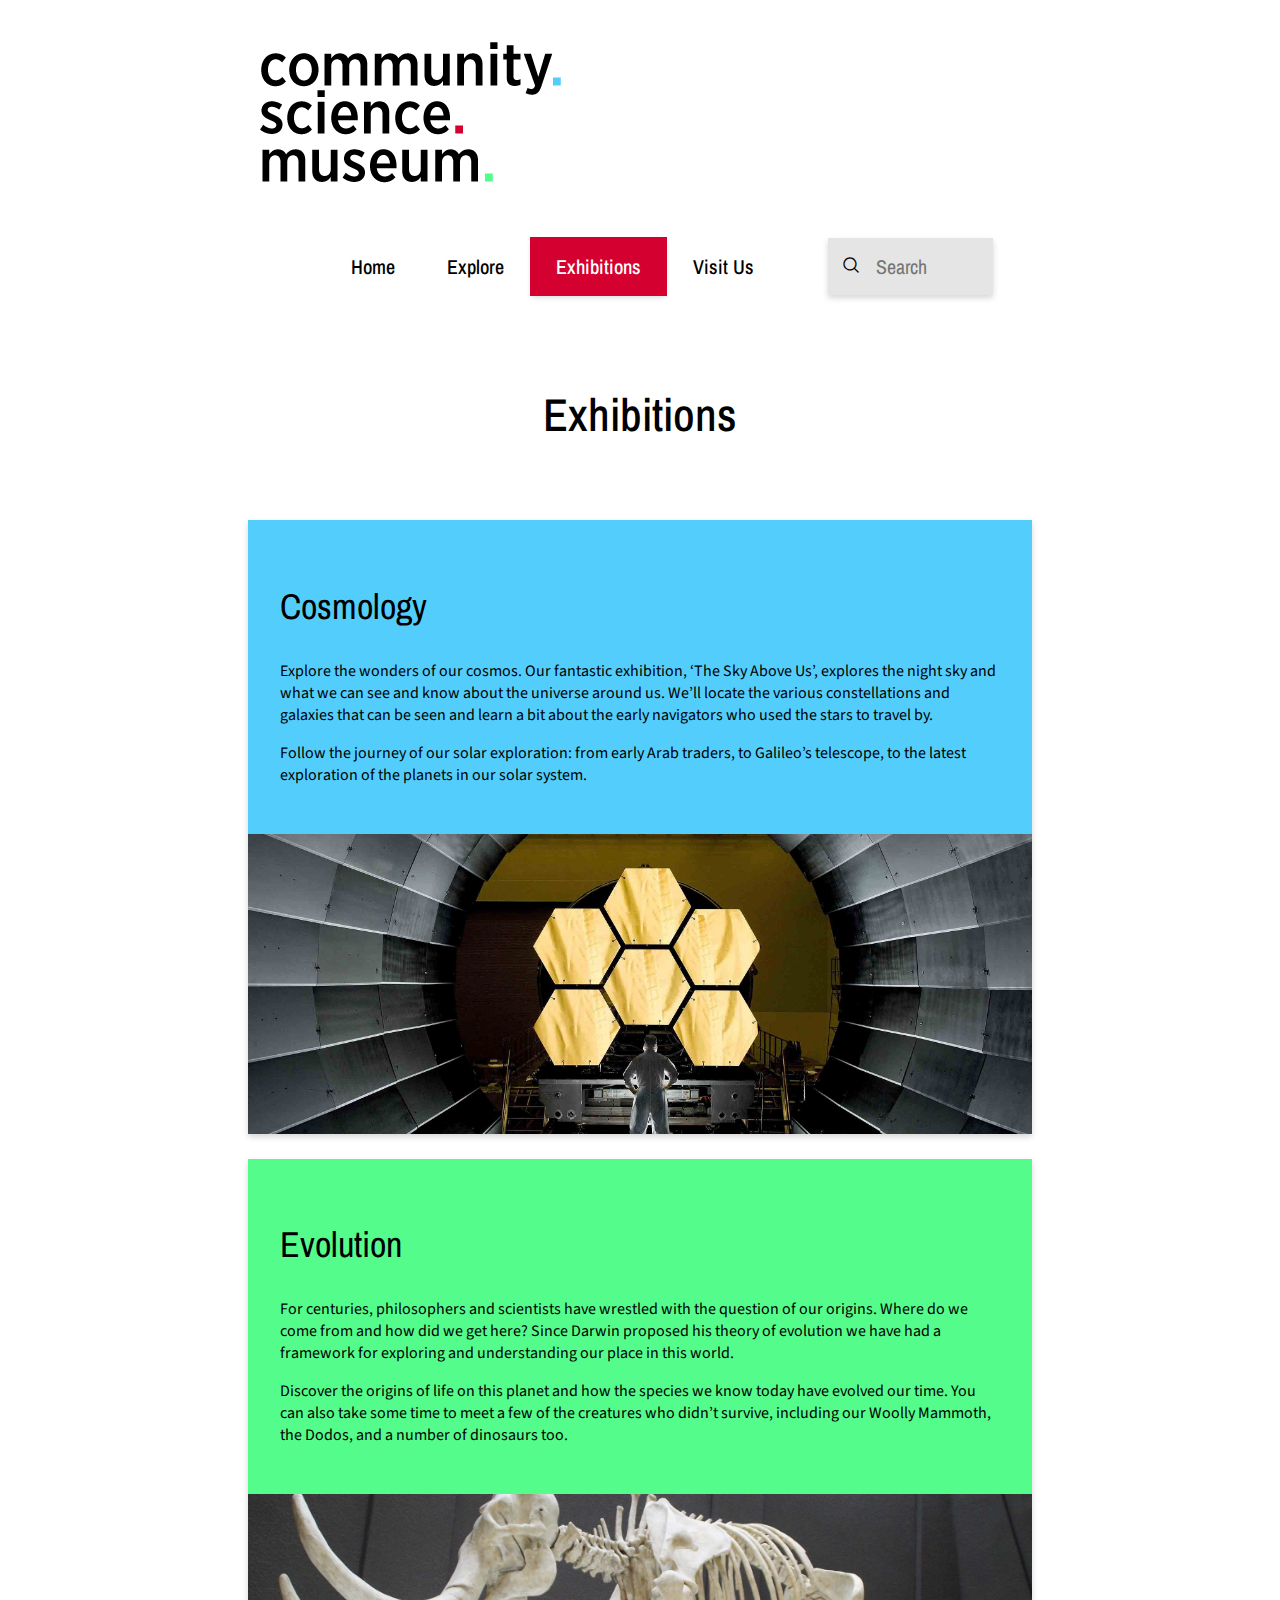
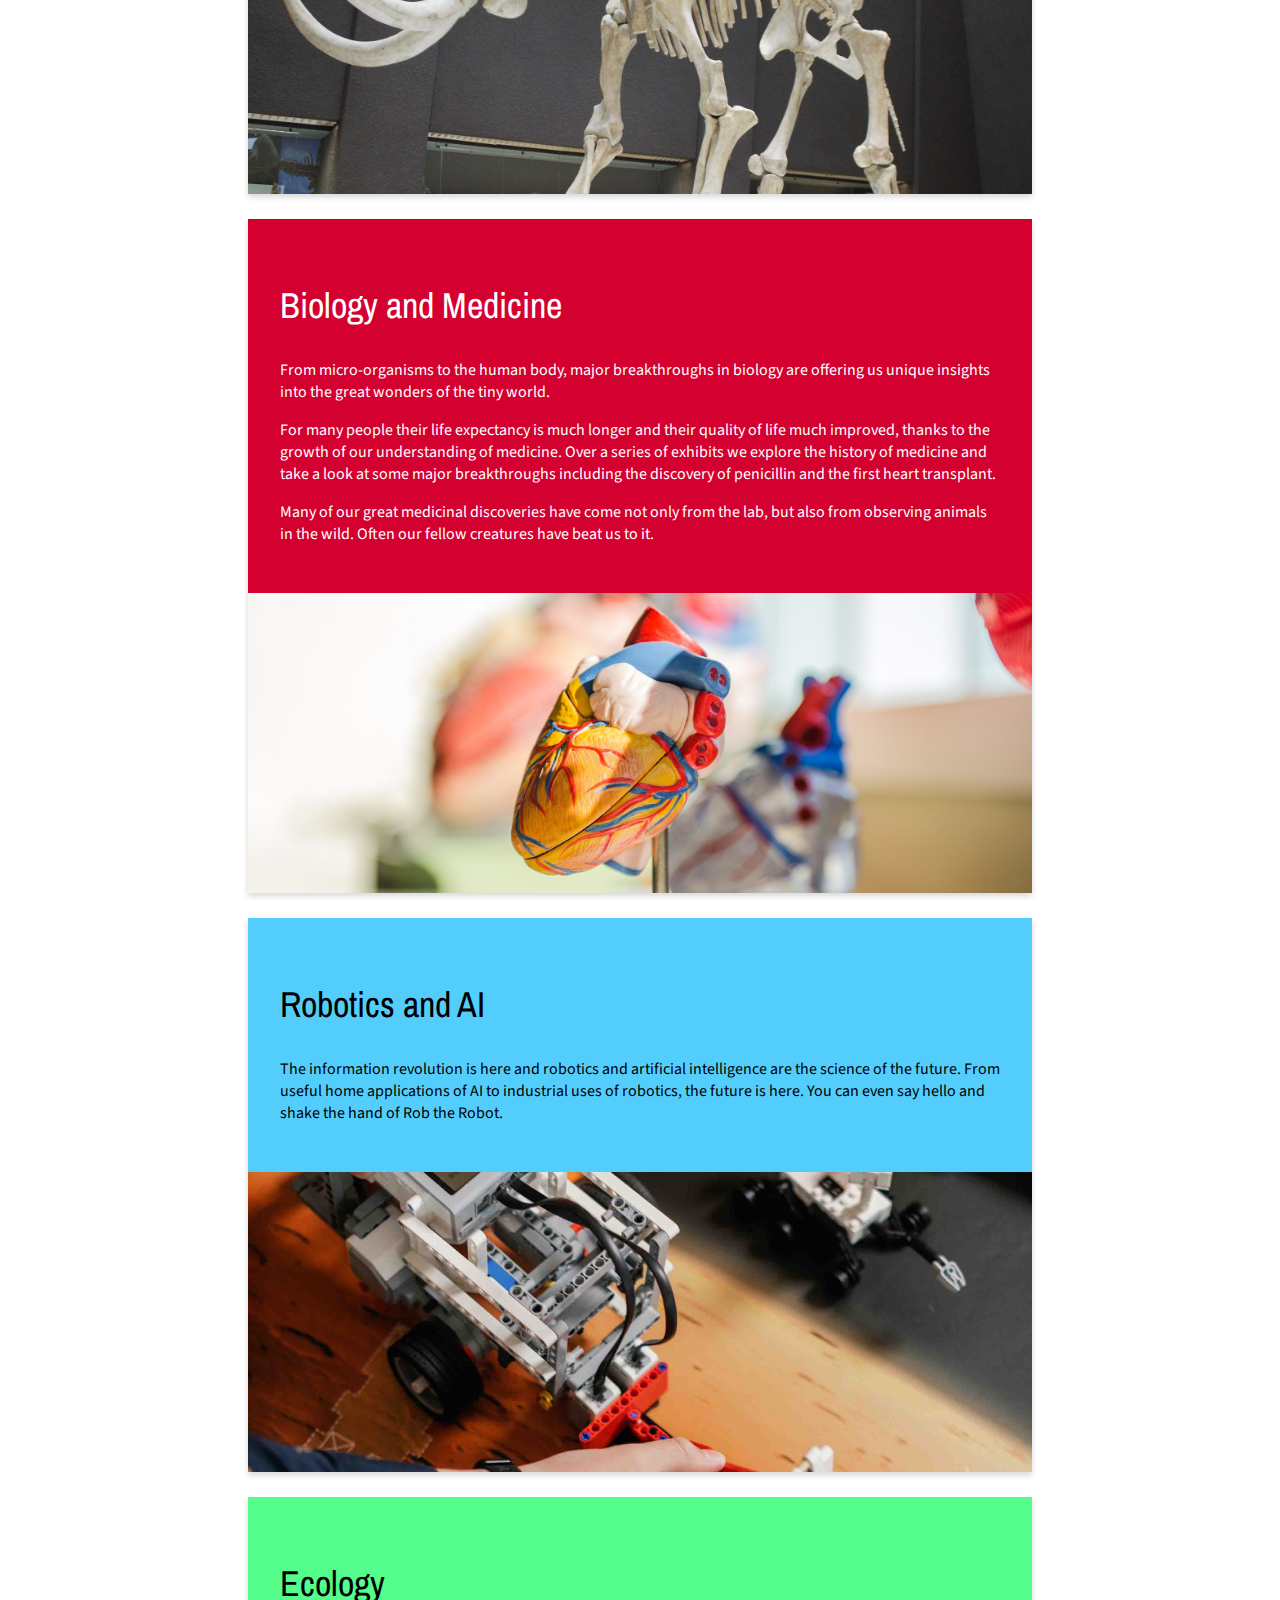
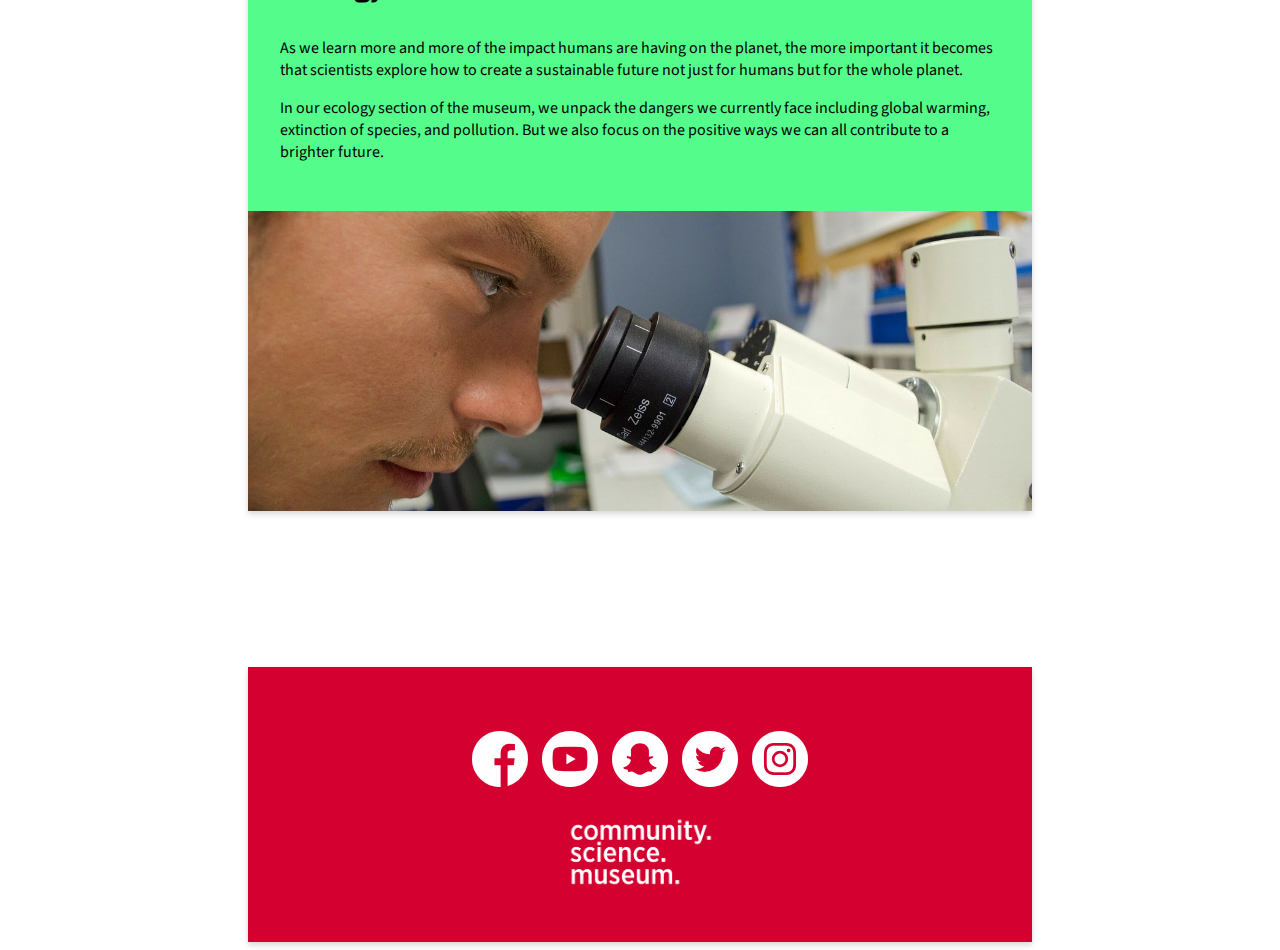
<file: exhibitions.html>
<!DOCTYPE html>
<html lang="en">

<head>
    <title>Community Science Museum | Exhibitions</title>
    <meta name="description" content="Browse the exhibitions at the Community Science Museum.">
    <meta name="viewport" content="width=device-width, initial-scale=1">
    <meta charset="UTF-8">
    <link rel="preconnect" href="https://fonts.gstatic.com">
    <link
        href="https://fonts.googleapis.com/css2?family=Archivo+Narrow:ital,wght@0,400;0,500;0,600;0,700;1,400;1,500;1,600;1,700&family=Source+Sans+Pro:ital,wght@0,200;0,300;0,400;0,600;0,700;0,900;1,200;1,300;1,400;1,600;1,700;1,900&display=swap"
        rel="stylesheet">
    <link rel="stylesheet" type="text/css" href="icons/flaticon.css">
    <link href="styles.css" rel="stylesheet">
    <link rel="icon" href="images/csmwebicon.png">
</head>

<body>
    <header>
        <a href="index.html" class="homelogo-wrapper"><img src="images/csmlogo.png" class="homelogo"
                alt="Logo of the Community Science Museum"></a>
        <label class="hamburger" for="hamburger-menu"><img class="hamburger-menu-bars" src="images/hamburgermenu.png"
                alt="Hamburger menu"></label>
        <input type="checkbox" id="hamburger-menu">
        <nav>
            <ul>
                <li>
                    <div class="navli"><a href="index.html">Home</a></div>
                </li>
                <li>
                    <div class="navli"><a href="explore.html">Explore</a></div>
                </li>
                <li>
                    <div class="navli"><a href="exhibitions.html" class="selected-nav">Exhibitions</a></div>
                </li>
                <li>
                    <div class="navli"><a href="visitus.html">Visit Us</a></div>
                </li>
            </ul>
            <div class="searchbox">
                <i class="flaticon-magnifying-glass" aria-label="Search"></i>
                <input class="searchbox-input" type="text" name="search" placeholder="Search">
            </div>
        </nav>
    </header>
    <main class="exhibitions-main">
        <h1 class="subpage-titles">Exhibitions</h1>
        <a href="specificexhibition.html?post_id=6&color=53cefc">
            <section class="exhibitions-contentblock-1 exhibitions-contentblocks">
                <div class="exhibitions-contentblock-1-leftside exhibits-left">
                    <h2>Cosmology</h2>
                    <p>Explore the wonders of our cosmos. Our fantastic exhibition, ‘The Sky Above Us’, explores the night sky and what we can
                    see and know about the universe around us. We’ll locate the various constellations and galaxies that can be seen and
                    learn a bit about the early navigators who used the stars to travel by.</p>
                    <p>Follow the journey of our solar exploration: from early Arab traders, to Galileo’s telescope, to the latest exploration
                    of the planets in our solar system.</p>
                </div>
                <div class="exhibitions-contentblock-1-rightside exhibits-right">
                    <img src="images/exhibitimage1.jpg" alt="Image of particle accelerator.">
                </div>
            </section>
        </a>
        <a href="specificexhibition.html?post_id=8&color=53fc8b">
            <section class="exhibitions-contentblock-2 exhibitions-contentblocks">
                <div class="exhibitions-contentblock-2-leftside exhibits-left">
                    <h2>Evolution</h2>
                    <p>For centuries, philosophers and scientists have wrestled with the question of our origins. Where do we come from and how
                    did we get here? Since Darwin proposed his theory of evolution we have had a framework for exploring and understanding
                    our place in this world.</p>
                    <p>Discover the origins of life on this planet and how the species we know today have evolved our time. You can also take
                    some time to meet a few of the creatures who didn’t survive, including our Woolly Mammoth, the Dodos, and a number of
                    dinosaurs too.</p>
                </div>
                <div class="exhibitions-contentblock-2-rightside exhibits-right">
                    <img src="images/exhibitimage2.jpg" alt="Picture of mammoth skeleton">
                </div>
            </section>
        </a>
        <a href="specificexhibition.html?post_id=10&color=d4002f">
            <section class="exhibitions-contentblock-3 exhibitions-contentblocks">
                <div class="exhibitions-contentblock-3-leftside exhibits-left">
                    <h2>Biology and Medicine</h2>
                    <p>From micro-organisms to the human body, major breakthroughs in biology are offering us unique insights into the great
                    wonders of the tiny world.</p>
                    <p>For many people their life expectancy is much longer and their quality of life much improved, thanks to the growth of
                    our understanding of medicine. Over a series of exhibits we explore the history of medicine and take a look at some
                    major breakthroughs including the discovery of penicillin and the first heart transplant.</p>
                    <p>Many of our great medicinal discoveries have come not only from the lab, but also from observing animals in the wild.
                    Often our fellow creatures have beat us to it.</p>
                </div>
                <div class="exhibitions-contentblock-3-rightside exhibits-right">
                    <img src="images/exhibitimage3.jpg" alt="Picture of heart model.">
                </div>
            </section>
        </a>
        <a href="specificexhibition.html?post_id=12&color=53cefc">
            <section class="exhibitions-contentblock-4 exhibitions-contentblocks">
                <div class="exhibitions-contentblock-4-leftside exhibits-left">
                    <h2>Robotics and AI</h2>
                    <p>The information revolution is here and robotics and artificial intelligence are the science of the future. From useful
                    home applications of AI to industrial uses of robotics, the future is here. You can even say hello and shake the hand of
                    Rob the Robot.</p>
                </div>
                <div class="exhibitions-contentblock-4-rightside exhibits-right">
                    <img src="images/exhibitimage4.jpg" alt="Picture of LEGO robotics set.">
                </div>
            </section>
        </a>
        <a href="specificexhibition.html?post_id=14&color=53fc8b">
            <section class="exhibitions-contentblock-5 exhibitions-contentblocks">
                <div class="exhibitions-contentblock-5-leftside exhibits-left">
                    <h2>Ecology</h2>
                    <p>As we learn more and more of the impact humans are having on the planet, the more important it becomes that scientists
                    explore how to create a sustainable future not just for humans but for the whole planet.</p>
                    <p>In our ecology section of the museum, we unpack the dangers we currently face including global warming, extinction of
                    species, and pollution. But we also focus on the positive ways we can all contribute to a brighter future.</p>
                </div>
                <div class="exhibitions-contentblock-5-rightside exhibits-right">
                    <img src="images/exhibitimage5.jpg" alt="Researcher looking through microscope.">
                </div>
            </section>
        </a>
    </main>
    <footer>
        <section class="footer-section-1">
            <i class="flaticon-facebook footer-icons" aria-label="Facebook"></i>
            <i class="flaticon-youtube footer-icons" aria-label="Youtube"></i>
            <i class="flaticon-snapchat footer-icons" aria-label="Snapchat"></i>
            <i class="flaticon-twitter footer-icons" aria-label="Twitter"></i>
            <i class="flaticon-instagram footer-icons" aria-label="Instagram"></i>
        </section>
        <section class="footer-section-2">
            <a href="index.html"><img src="images/csmlogowhite.png" alt="CSM Logo."></a>
        </section>
    </footer>
</body>

</html>
</file>
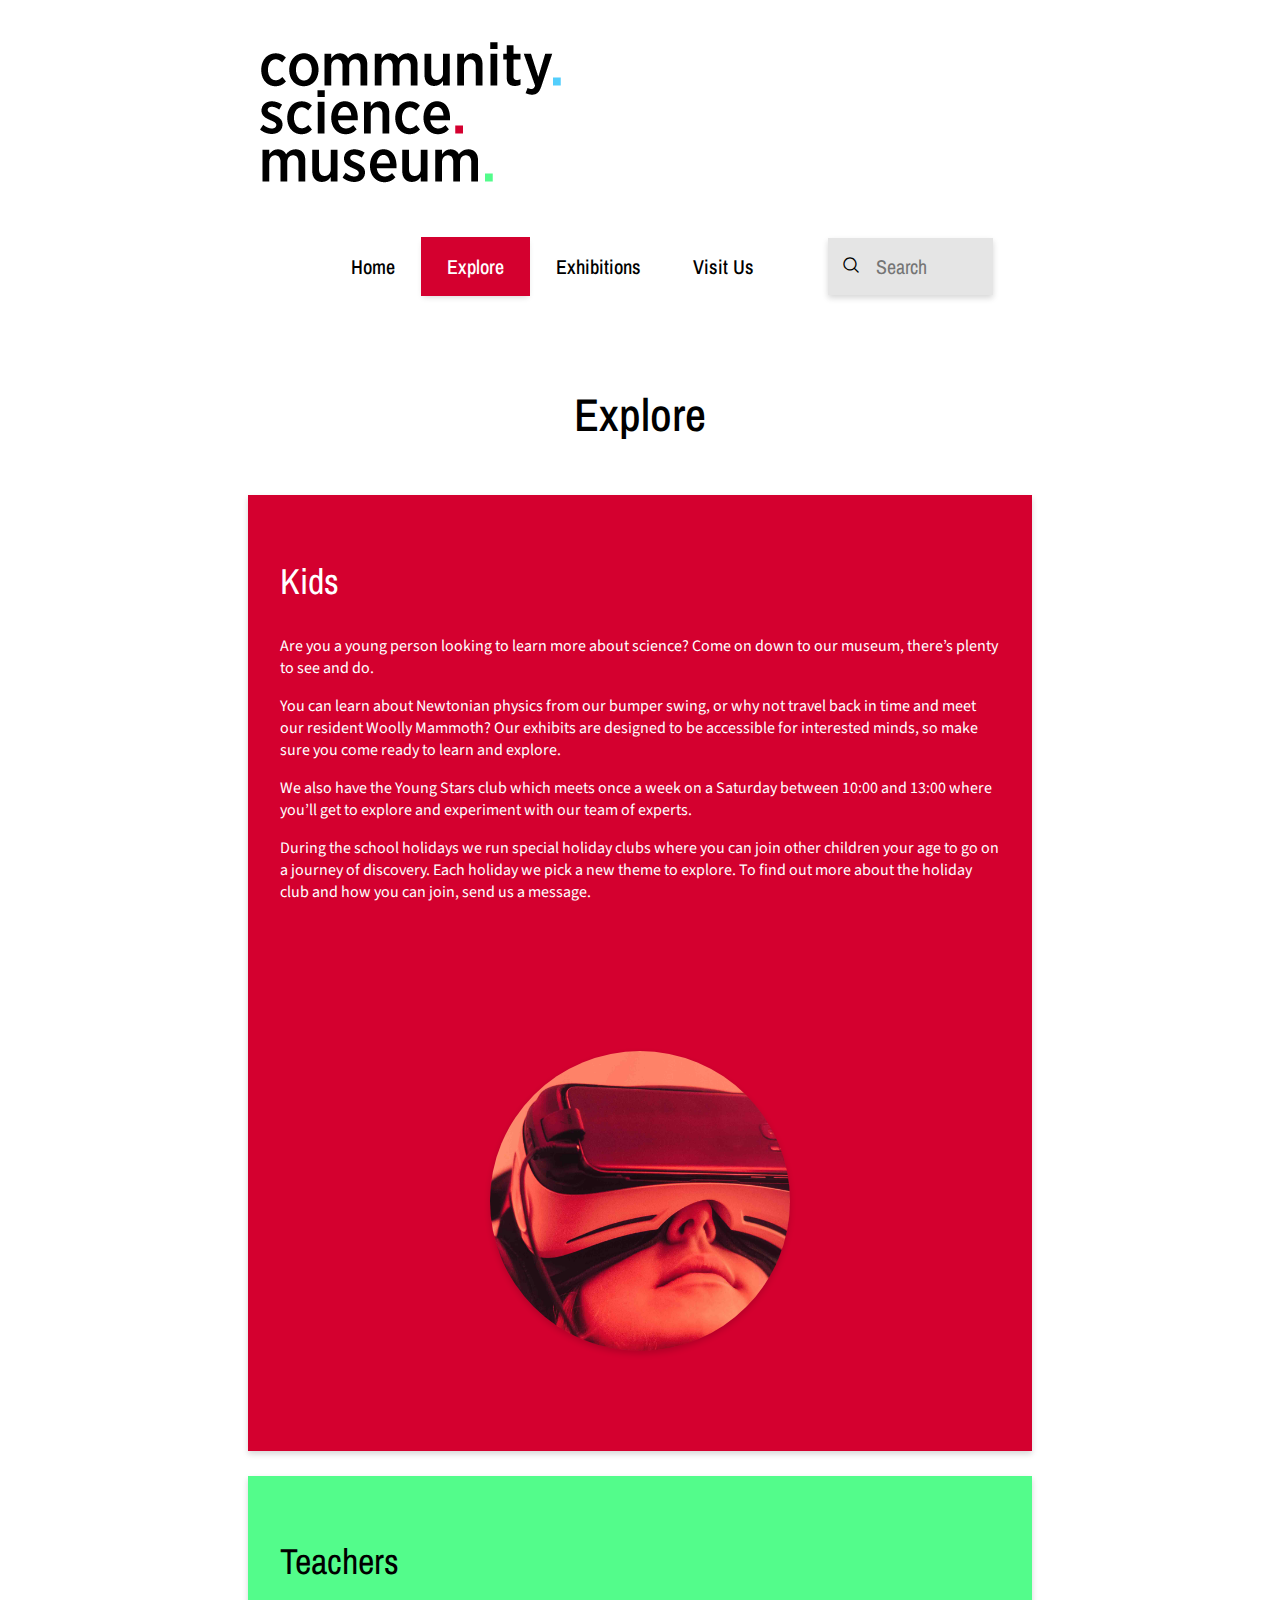
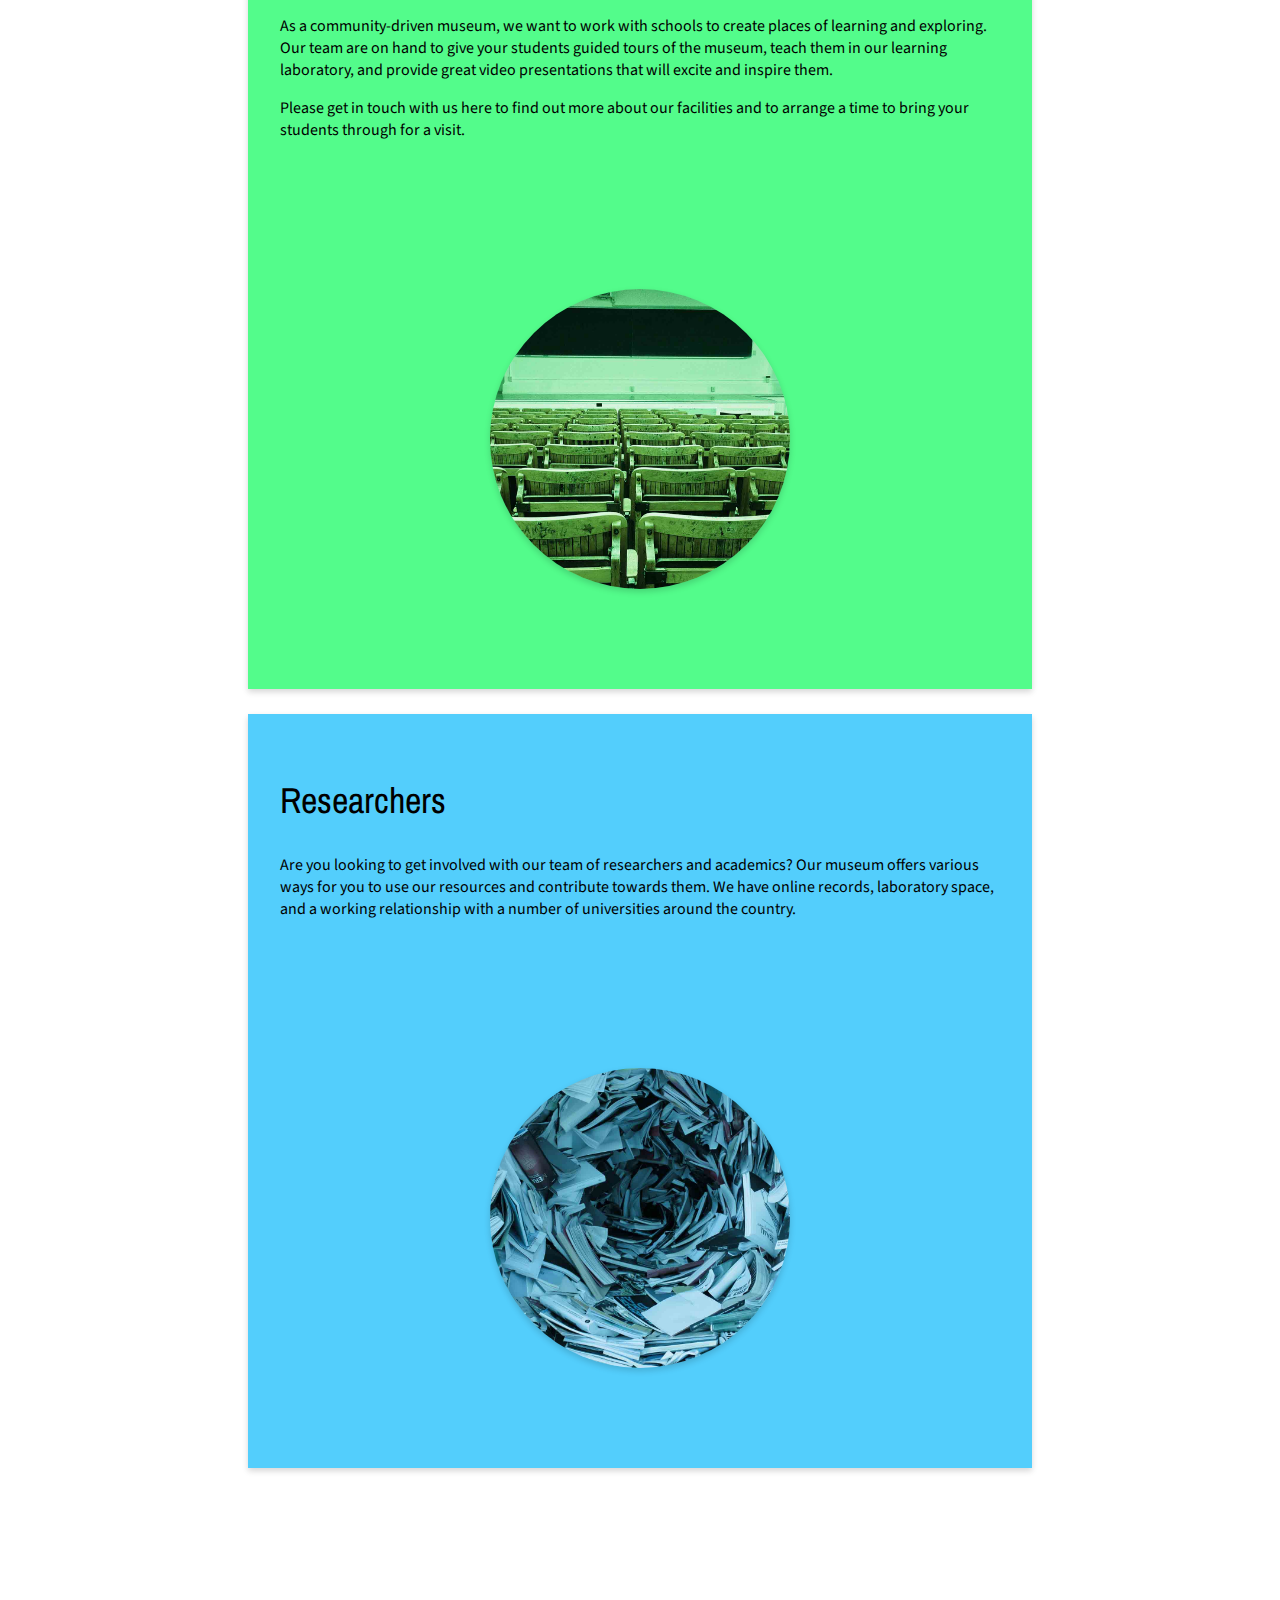
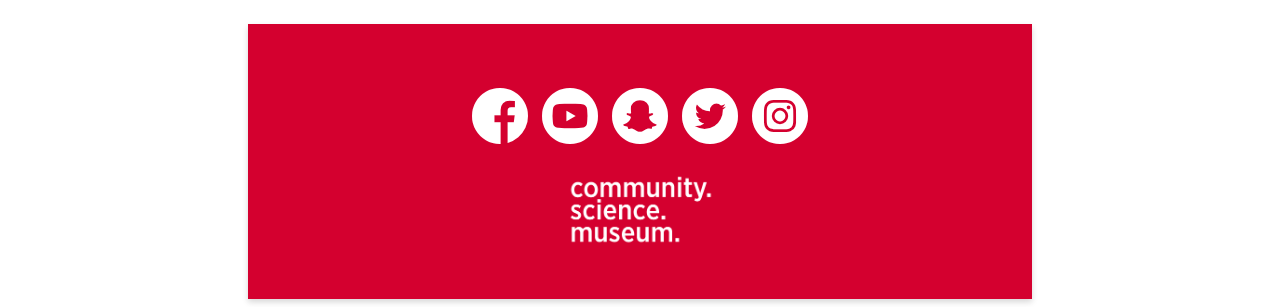
<file: explore.html>
<!DOCTYPE html>
<html lang="en">

<head>
    <title>Community Science Museum | Explore</title>
    <meta name="description"
        content="Explore the exciting possibilities at the Community Science Museum.">
    <meta name="viewport" content="width=device-width, initial-scale=1">
    <meta charset="UTF-8">
    <link rel="preconnect" href="https://fonts.gstatic.com">
    <link
        href="https://fonts.googleapis.com/css2?family=Archivo+Narrow:ital,wght@0,400;0,500;0,600;0,700;1,400;1,500;1,600;1,700&family=Source+Sans+Pro:ital,wght@0,200;0,300;0,400;0,600;0,700;0,900;1,200;1,300;1,400;1,600;1,700;1,900&display=swap"
        rel="stylesheet">
    <link rel="stylesheet" type="text/css" href="icons/flaticon.css">
    <link href="styles.css" rel="stylesheet">
    <link rel="icon" href="images/csmwebicon.png">
</head>

<body>
    <header>
        <a href="index.html" class="homelogo-wrapper"><img src="images/csmlogo.png" class="homelogo"
                alt="Logo of the Community Science Museum"></a>
        <label class="hamburger" for="hamburger-menu"><img class="hamburger-menu-bars" src="images/hamburgermenu.png"
                alt="Hamburger menu"></label>
        <input type="checkbox" id="hamburger-menu">
        <nav>
            <ul>
                <li>
                    <div class="navli"><a href="index.html">Home</a></div>
                </li>
                <li>
                    <div class="navli"><a href="explore.html" class="selected-nav">Explore</a></div>
                </li>
                <li>
                    <div class="navli"><a href="exhibitions.html">Exhibitions</a></div>
                </li>
                <li>
                    <div class="navli"><a href="visitus.html">Visit Us</a></div>
                </li>
            </ul>
            <div class="searchbox">
                <i class="flaticon-magnifying-glass" aria-label="Search"></i>
                <input class="searchbox-input" type="text" name="search" placeholder="Search">
            </div>
        </nav>
    </header>
    <main class="explore-main">
        <h1 class="subpage-titles">Explore</h1>
        <div class="explore-main-wrapper">
            <section class="explore-contentblock-1 explore-contentblocks">
                <div class="explore-contentblocks-inner-part1 explore-contentblock-1-textblock">
                    <h2>Kids</h2>
                    <p>Are you a young person looking to learn more about science? Come on down to our museum, there’s plenty to see and do.</p>
                    <p>You can learn about Newtonian physics from our bumper swing, or why not travel back in time and meet our resident Woolly
                    Mammoth? Our exhibits are designed to be accessible for interested minds, so make sure you come ready to learn and
                    explore.</p>
                    <p>We also have the Young Stars club which meets once a week on a Saturday between 10:00 and 13:00 where you’ll get to
                    explore and experiment with our team of experts.</p>
                    <p>During the school holidays we run special holiday clubs where you can join other children your age to go on a journey of
                    discovery. Each holiday we pick a new theme to explore. To find out more about the holiday club and how you can join,
                    send us a message.</p>
                </div>
                <div class="explore-contentblocks-inner-part2">
                    <img src="images/kids.jpg" alt="Picture of child with VR headset.">
                </div>
            </section>
            <section class="explore-contentblock-2 explore-contentblocks">
                <div class="explore-contentblocks-inner-part2">
                    <img src="images/teachers.jpg" alt="Picture of classroom.">
                </div>
                <div class="explore-contentblocks-inner-part1 explore-contentblock-2-textblock">
                    <h2>Teachers</h2>
                    <p>As a community-driven museum, we want to work with schools to create places of learning and exploring. Our team are on
                    hand to give your students guided tours of the museum, teach them in our learning laboratory, and provide great video
                    presentations that will excite and inspire them.</p>
                    <p>Please get in touch with us here to find out more about our facilities and to arrange a time to bring your students
                    through for a visit.</p>
                </div>
            </section>
            <section class="explore-contentblock-3 explore-contentblocks">
                <div class="explore-contentblocks-inner-part1 explore-contentblock-3-textblock">
                    <h2>Researchers</h2>
                    <p>Are you looking to get involved with our team of researchers and academics? Our museum offers various ways for you to
                    use our resources and contribute towards them. We have online records, laboratory space, and a working relationship with
                    a number of universities around the country.</p>
                </div>
                <div class="explore-contentblocks-inner-part2">
                    <img src="images/researchers.jpg" alt="Picture research journals in spiral shape.">
                </div>
            </section>
        </div>
    </main>
    <footer>
        <section class="footer-section-1">
            <i class="flaticon-facebook footer-icons" aria-label="Facebook"></i>
            <i class="flaticon-youtube footer-icons" aria-label="Youtube"></i>
            <i class="flaticon-snapchat footer-icons" aria-label="Snapchat"></i>
            <i class="flaticon-twitter footer-icons" aria-label="Twitter"></i>
            <i class="flaticon-instagram footer-icons" aria-label="Instagram"></i>
        </section>
        <section class="footer-section-2">
            <a href="index.html"><img src="images/csmlogowhite.png" alt="CSM Logo."></a>
        </section>
    </footer>
</body>

</html>
</file>
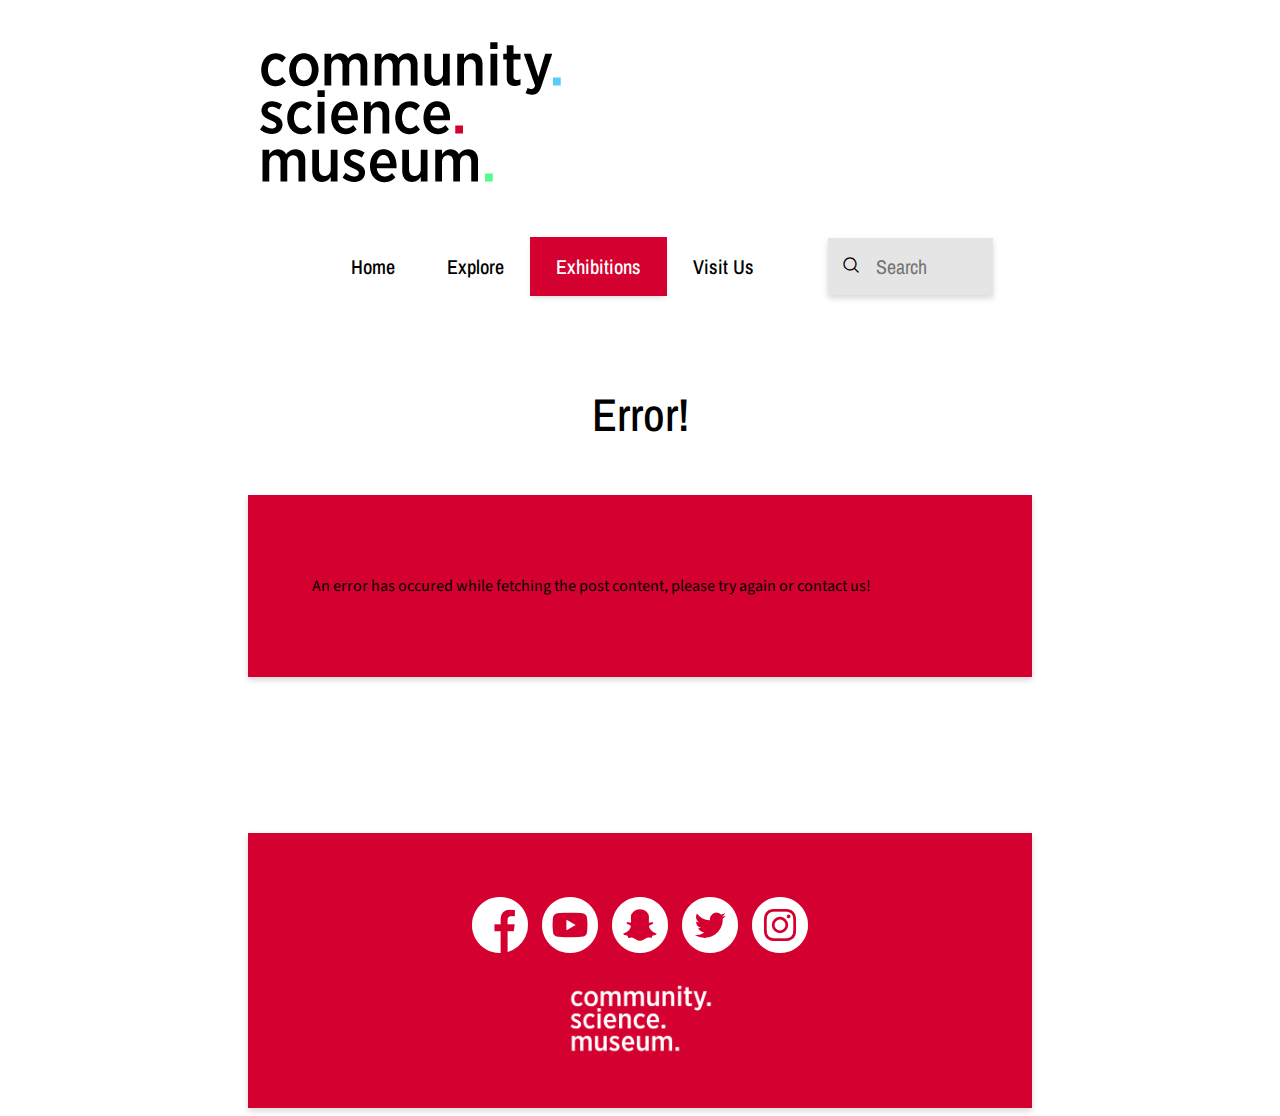
<file: specificexhibition.html>
<!DOCTYPE html>
<html lang="en">

<head>
    <title>Community Science Museum | Selected Exhibition</title>
    <meta name="description" content="Add this later">
    <meta name="viewport" content="width=device-width, initial-scale=1">
    <meta charset="UTF-8">
    <link rel="preconnect" href="https://fonts.gstatic.com">
    <link
        href="https://fonts.googleapis.com/css2?family=Archivo+Narrow:ital,wght@0,400;0,500;0,600;0,700;1,400;1,500;1,600;1,700&family=Source+Sans+Pro:ital,wght@0,200;0,300;0,400;0,600;0,700;0,900;1,200;1,300;1,400;1,600;1,700;1,900&display=swap"
        rel="stylesheet">
    <link rel="stylesheet" type="text/css" href="icons/flaticon.css">
    <link href="styles.css" rel="stylesheet">
    <link rel="icon" href="images/csmwebicon.png">
</head>

<body>
    <header>
        <a href="index.html" class="homelogo-wrapper"><img src="images/csmlogo.png" class="homelogo"
                alt="Logo of the Community Science Museum"></a>
        <label class="hamburger" for="hamburger-menu"><img class="hamburger-menu-bars" src="images/hamburgermenu.png"
                alt="Hamburger menu"></label>
        <input type="checkbox" id="hamburger-menu">
        <nav>
            <ul>
                <li>
                    <div class="navli"><a href="index.html">Home</a></div>
                </li>
                <li>
                    <div class="navli"><a href="explore.html">Explore</a></div>
                </li>
                <li>
                    <div class="navli"><a href="exhibitions.html" class="selected-nav">Exhibitions</a></div>
                </li>
                <li>
                    <div class="navli"><a href="visitus.html">Visit Us</a></div>
                </li>
            </ul>
            <div class="searchbox">
                <i class="flaticon-magnifying-glass" aria-label="Search"></i>
                <input class="searchbox-input" type="text" name="search" placeholder="Search">
            </div>
        </nav>
    </header>
    <main class="specificexhibition-main">
        <h1 class="subpage-titles specificexhibition-h1">Title</h1>
        <div class="specificexhibition-contentwrapper">
            <div class="loadingio-spinner-spinner-hgsl3mj556i">
                <div class="ldio-njl46kgwt5l">
                    <div></div>
                    <div></div>
                    <div></div>
                    <div></div>
                    <div></div>
                    <div></div>
                </div>
            </div>
        </div>
    </main>
    <footer>
        <section class="footer-section-1">
            <i class="flaticon-facebook footer-icons" aria-label="Facebook"></i>
            <i class="flaticon-youtube footer-icons" aria-label="Youtube"></i>
            <i class="flaticon-snapchat footer-icons" aria-label="Snapchat"></i>
            <i class="flaticon-twitter footer-icons" aria-label="Twitter"></i>
            <i class="flaticon-instagram footer-icons" aria-label="Instagram"></i>
        </section>
        <section class="footer-section-2">
            <a href="index.html"><img src="images/csmlogowhite.png" alt="CSM Logo."></a>
        </section>
    </footer>
    <script src="js/specificexhibition.js"></script>
</body>

</html>
</file>
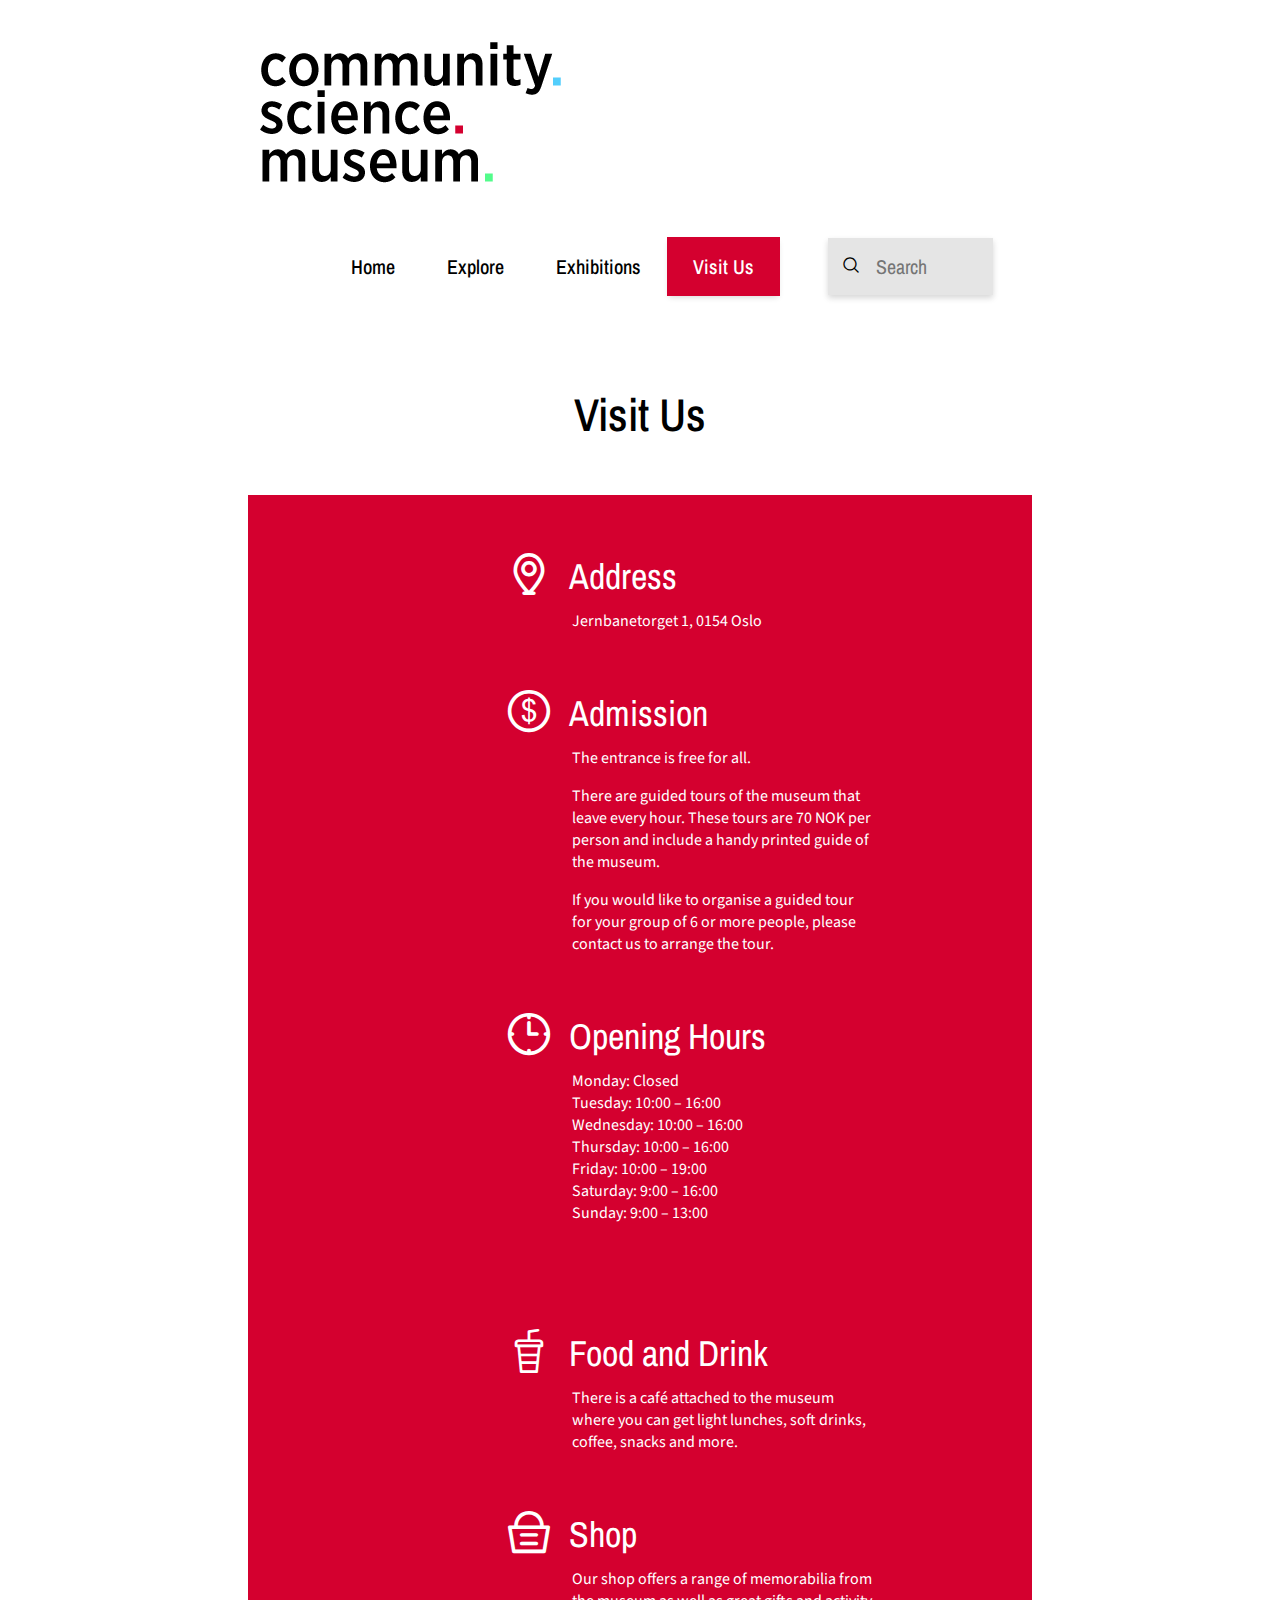
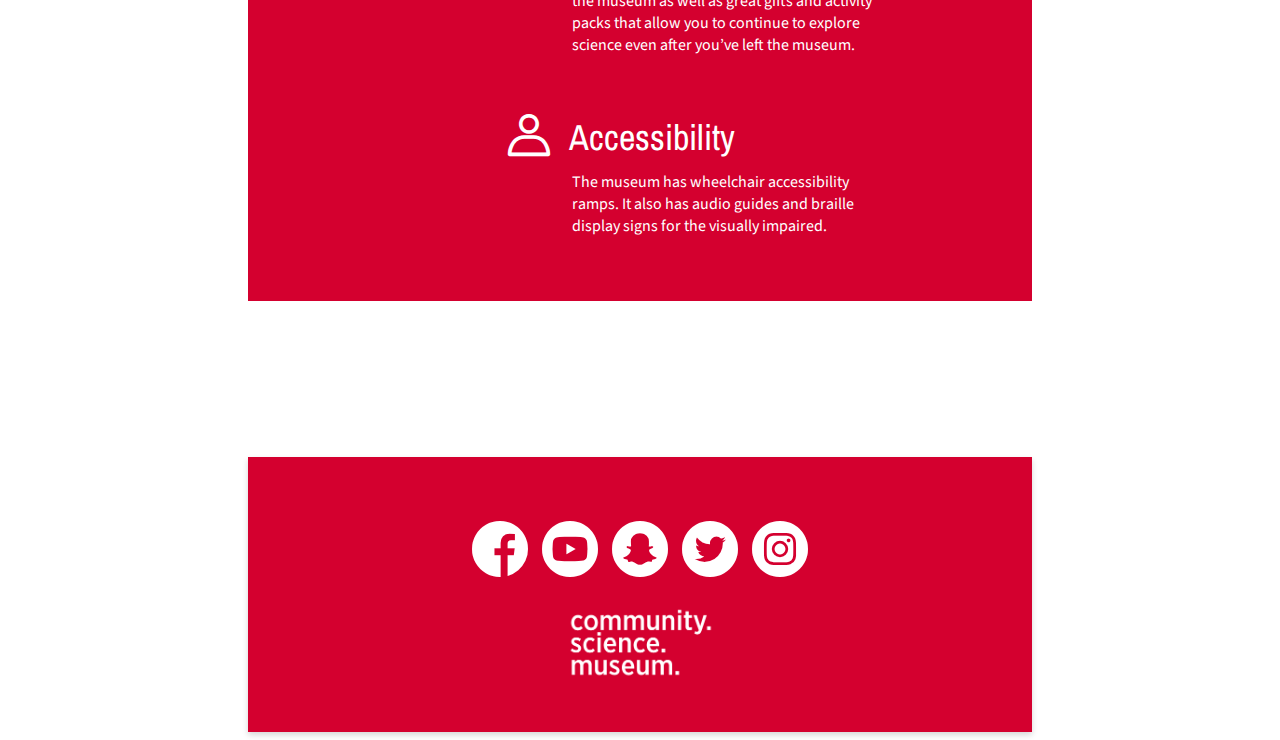
<file: visitus.html>
<!DOCTYPE html>
<html lang="en">

<head>
    <title>Community Science Museum | Visit Us</title>
    <meta name="description" content="Explore the exciting possibilities at the Community Science Museum.">
    <meta name="viewport" content="width=device-width, initial-scale=1">
    <meta charset="UTF-8">
    <link rel="preconnect" href="https://fonts.gstatic.com">
    <link
        href="https://fonts.googleapis.com/css2?family=Archivo+Narrow:ital,wght@0,400;0,500;0,600;0,700;1,400;1,500;1,600;1,700&family=Source+Sans+Pro:ital,wght@0,200;0,300;0,400;0,600;0,700;0,900;1,200;1,300;1,400;1,600;1,700;1,900&display=swap"
        rel="stylesheet">
    <link rel="stylesheet" type="text/css" href="icons/flaticon.css">
    <link href="styles.css" rel="stylesheet">
    <link rel="icon" href="images/csmwebicon.png">
</head>

<body>
    <header>
        <a href="index.html" class="homelogo-wrapper"><img src="images/csmlogo.png" class="homelogo"
                alt="Logo of the Community Science Museum"></a>
        <label class="hamburger" for="hamburger-menu"><img class="hamburger-menu-bars" src="images/hamburgermenu.png"
                alt="Hamburger menu"></label>
        <input type="checkbox" id="hamburger-menu">
        <nav>
            <ul>
                <li>
                    <div class="navli"><a href="index.html">Home</a></div>
                </li>
                <li>
                    <div class="navli"><a href="explore.html">Explore</a></div>
                </li>
                <li>
                    <div class="navli"><a href="exhibitions.html">Exhibitions</a></div>
                </li>
                <li>
                    <div class="navli"><a href="visitus.html" class="selected-nav">Visit Us</a></div>
                </li>
            </ul>
            <div class="searchbox">
                <i class="flaticon-magnifying-glass" aria-label="Search"></i>
                <input class="searchbox-input" type="text" name="search" placeholder="Search">
            </div>
        </nav>
    </header>
    <main class="visitus-main">
        <h1 class="subpage-titles">Visit Us</h1>
        <div class="visitus-contentwrapper">
            <section class="visitus-section-1">
                <h2><i class="flaticon-placeholder visitus-icons"></i> Address</h2>
                <p>Jernbanetorget 1, 0154 Oslo</p>
                <h2><i class="flaticon-coin visitus-icons"></i> Admission</h2>
                <p>The entrance is free for all.</p>
                <p>There are guided tours of the museum that leave every hour. These tours are 70 NOK per person and include a handy
                printed guide of the museum.</p>
                <p>If you would like to organise a guided tour for your group of 6 or more people, please contact us to arrange the tour.</p>
                <h2><i class="flaticon-clock visitus-icons"></i> Opening Hours</h2>
                <div class="visitus-section-1-wrapper-1">
                    <p>Monday: Closed</p>
                    <p>Tuesday: 10:00 – 16:00</p>
                    <p>Wednesday: 10:00 – 16:00</p>
                    <p>Thursday: 10:00 – 16:00</p>
                    <p>Friday: 10:00 – 19:00</p>
                    <p>Saturday: 9:00 – 16:00</p>
                    <p>Sunday: 9:00 – 13:00</p>
                </div>
            </section>
            <section class="visitus-section-2">
                <h2><i class="flaticon-soda visitus-icons"></i> Food and Drink</h2>
                <p>There is a café attached to the museum where you can get light lunches, soft drinks, coffee, snacks and more.</p>
                <h2><i class="flaticon-shopping-basket visitus-icons"></i> Shop</h2>
                <p>Our shop offers a range of memorabilia from the museum as well as great gifts and activity packs that allow you to
                continue to explore science even after you’ve left the museum.</p>
                <h2><i class="flaticon-stick-man visitus-icons"></i> Accessibility</h2>
                <p>The museum has wheelchair accessibility ramps. It also has audio guides and braille display signs for the visually
                impaired.</p>
            </section>
        </div>
    </main>
    <footer>
        <section class="footer-section-1">
            <i class="flaticon-facebook footer-icons" aria-label="Facebook"></i>
            <i class="flaticon-youtube footer-icons" aria-label="Youtube"></i>
            <i class="flaticon-snapchat footer-icons" aria-label="Snapchat"></i>
            <i class="flaticon-twitter footer-icons" aria-label="Twitter"></i>
            <i class="flaticon-instagram footer-icons" aria-label="Instagram"></i>
        </section>
        <section class="footer-section-2">
            <a href="index.html"><img src="images/csmlogowhite.png" alt="CSM Logo."></a>
        </section>
    </footer>
</body>

</html>
</file>
<file: icons/flaticon.css>
@font-face {
    font-family: "flaticon";
    src: url("./flaticon.ttf?22fa9fabcff6ea009865c12a5238aef6") format("truetype"),
url("./flaticon.woff?22fa9fabcff6ea009865c12a5238aef6") format("woff"),
url("./flaticon.woff2?22fa9fabcff6ea009865c12a5238aef6") format("woff2"),
url("./flaticon.eot?22fa9fabcff6ea009865c12a5238aef6#iefix") format("embedded-opentype"),
url("./flaticon.svg?22fa9fabcff6ea009865c12a5238aef6#flaticon") format("svg");
}

i[class^="flaticon-"]:before, i[class*=" flaticon-"]:before {
    font-family: flaticon !important;
    font-style: normal;
    font-weight: normal !important;
    font-variant: normal;
    text-transform: none;
    line-height: 1;
    -webkit-font-smoothing: antialiased;
    -moz-osx-font-smoothing: grayscale;
}

.flaticon-soda:before {
    content: "\f101";
}
.flaticon-magnifying-glass:before {
    content: "\f102";
}
.flaticon-clock:before {
    content: "\f103";
}
.flaticon-coin:before {
    content: "\f104";
}
.flaticon-stick-man:before {
    content: "\f105";
}
.flaticon-shopping-basket:before {
    content: "\f106";
}
.flaticon-placeholder:before {
    content: "\f107";
}
.flaticon-facebook:before {
    content: "\f108";
}
.flaticon-instagram:before {
    content: "\f109";
}
.flaticon-snapchat:before {
    content: "\f10a";
}
.flaticon-youtube:before {
    content: "\f10b";
}
.flaticon-twitter:before {
    content: "\f10c";
}
</file>
<file: styles.css>
/*font-family: 'Archivo Narrow', sans-serif;*/
/*font-family: 'Source Sans Pro', sans-serif;*/

h1 {
  font-size: 2.875rem;
  font-family: "Archivo Narrow", sans-serif;
  font-weight: 500;
}

h2 {
  font-size: 2.25rem;
  font-family: "Archivo Narrow", sans-serif;
  font-weight: 400;
}

h3 {
  font-size: 1.5rem;
  font-family: "Archivo Narrow", sans-serif;
  font-weight: 400;
}

p {
  font-size: 1rem;
  font-family: "Source Sans Pro", sans-serif;
  font-weight: 400;
}

a {
  text-decoration: none;
  color: inherit;
}

header {
  padding-top: 26px;
  padding-bottom: 26px;
  margin-left: 356px;
  margin-right: 356px;
  display: flex;
  flex-direction: row;
  justify-content: space-between;
}

.homelogo {
  max-width: 100%;
  height: auto;
  min-width: 150px;
}

#hamburger-menu {
  display: none;
}

.hamburger {
  display: none;
}

.hamburger-menu-bars {
  max-width: 50px;
  float: right;
  margin-top: 5rem;
  margin-right: 1rem;
}

nav {
  display: flex;
  align-items: center;
}

nav ul {
  /*outline: solid rgb(4, 248, 207);*/
  font-family: "Archivo Narrow", sans-serif;
  font-size: 1.25rem;
  font-weight: 500;
}

nav li {
  display: inline-block;
  cursor: pointer;
  margin-left: -1px;
}

nav a {
  text-decoration: none;
  color: #000000;
  padding: 14px 24px 14px 24px;
  margin: 0px;
}

.selected-nav,
nav a:hover {
  color: #ffffff;
  background: #d4002f;
  box-shadow: 0px 3px 6px #00000029;
  outline: solid 2px #d4002f;
}

.searchbox {
  /*outline: solid red;*/
  display: flex;
  align-items: center;
  background: #e5e5e5;
  padding-top: 14px;
  padding-bottom: 14px;
  width: 165px;
  box-shadow: 0px 3px 6px #00000029;
  margin-left: 50px;
}

.flaticon-magnifying-glass {
  font-size: 16px;
  padding-left: 15px;
  padding-right: 15px;
  font-weight: 900;
}

.searchbox-input {
  width: 100px;
  background: none;
  border: none;
  color: #afafaf;
  font-family: "Archivo Narrow", sans-serif;
  font-size: 20px;
  font-weight: 400;
}

input.searchbox-input:focus {
  outline: none;
}

main {
  padding-top: 26px;
  padding-bottom: 26px;
  margin-left: 22.25rem;
  margin-right: 22.25rem;
}

.subpage-titles {
  text-align: center;
  margin-bottom: 50px;
}

/*/////////////////[ Frontpage Start ]/////////////////*/

.frontpage-main {
  display: grid;
  grid-template-rows: 1fr 1fr 1fr 1fr 1fr;
  grid-template-columns: 1fr 1fr 1fr 1fr;
  gap: 25px;
}

.frontpageblocks {
  display: flex;
  justify-content: center;
  background: #d4002f;
  height: 100%;
  width: 100%;
  max-height: 275px;
  overflow: hidden;
  box-shadow: 0px 3px 6px #00000029;
}

.frontpageblocks-clickable {
  outline: solid red;
  position: absolute;
  display: block;
  height: 100%;
  width: 100%;
  text-indent: -9999px;
}

.frontpageblocks span {
  display: inline-block;
  padding: 5px;
}

.frontpage-main img {
  object-fit: cover;
  max-height: 2000px;
}

.frontpage-contentblock-1 {
  position: relative;
  grid-column: 1 / 5;
  grid-row: 1 / 2;
}

.frontpage-contentblock-1:hover {
  outline: solid 5px #53fc8b;
  cursor: pointer;
}

.frontpagetextwrapper1 {
  position: absolute;
  top: 10%;
  display: flex;
  flex-direction: column;
  align-items: flex-start;
  max-width: 75%;
}

.frontpagetextwrapper1 h1 {
  margin: 0px;
  padding: 0px;
}

.frontpagetextwrapper1 span {
  background-color: #53fc8b;
}

.frontpage-contentblock-2 {
  position: relative;
  grid-column: 1 / 2;
  grid-row: 2 / 3;
}

.frontpage-contentblock-2:hover {
  outline: solid 5px #53fc8b;
  cursor: pointer;
}

.frontpage-contentblock-2 img {
  max-height: 300px;
}

.frontpagetextwrapper2 {
  position: absolute;
  bottom: 5%;
}

.frontpagetextwrapper2 span {
  background-color: #53fc8b;
}

.frontpage-contentblock-3 {
  position: relative;
  grid-column: 2 / 3;
  grid-row: 2 / 3;
}

.frontpage-contentblock-3:hover {
  outline: solid 5px #d4002f;
  cursor: pointer;
}

.frontpage-contentblock-3 img {
  max-height: 500px;
}

.frontpagetextwrapper3 {
  position: absolute;
  bottom: 5%;
}

.frontpagetextwrapper3 span {
  background-color: #d4002f;
}

.frontpagetextwrapper3 h2 {
  color: #ffffff;
}

.frontpage-contentblock-4 {
  position: relative;
  grid-column: 3 / 5;
  grid-row: 2 / 3;
}

.frontpage-contentblock-4:hover {
  outline: solid 5px #53cefc;
  cursor: pointer;
}

.frontpage-contentblock-4 img {
  max-height: 500px;
}

.frontpagetextwrapper4 {
  position: absolute;
  bottom: 5%;
}

.frontpagetextwrapper4 span {
  background-color: #53cefc;
}

.frontpage-contentblock-5 {
  position: relative;
  grid-column: 1 / 3;
  grid-row: 3 / 4;
}

.frontpage-contentblock-5:hover {
  outline: solid 5px #53cefc;
  cursor: pointer;
}

.frontpage-contentblock-5 img {
  max-height: 900px;
}

.frontpagetextwrapper5 {
  position: absolute;
  top: 20%;
  display: flex;
  flex-direction: column;
  align-items: flex-start;
  max-width: 80%;
}

.frontpagetextwrapper5 h2 {
  margin: 0px;
  padding: 0px;
}

.frontpagetextwrapper5 span {
  background-color: #53cefc;
}

.frontpage-contentblock-6 {
  position: relative;
  grid-column: 1 / 3;
  grid-row: 4 / 5;
}

.frontpage-contentblock-6 img {
  max-height: 400px;
}

.frontpagetextwrapper6 {
  position: absolute;
  top: 20%;
  display: flex;
  flex-direction: column;
  align-items: flex-start;
  max-width: 80%;
}

.frontpage-contentblock-6:hover {
  outline: solid 5px #53fc8b;
  cursor: pointer;
}

.frontpagetextwrapper6 h2 {
  margin: 0px;
  padding: 0px;
}

.frontpagetextwrapper6 span {
  background-color: #53fc8b;
}

.frontpage-contentblock-7 {
  position: relative;
  color: #ffffff;
  grid-column: 3 / 5;
  grid-row: 3 / 5;
  max-height: 575px;
  background-color: #d4002f;
}

.frontpage-contentblock-7:hover {
  border: solid 5px #ffffff;
  margin: -5px;
  cursor: pointer;
  box-shadow: 0px 3px 6px #00000029;
}

.frontpage-contentblock-7-wrapper {
  margin-top: 25px;
  display: flex;
  flex-direction: column;
}

.frontpage-contentblock-7-wrapper p {
  margin: 0px;
  font-weight: 300;
  font-size: 1.5rem;
}

.frontpage-contentblock-7-h2-1 {
  margin-left: -50px;
  margin-top: 35px;
  margin-bottom: 10px;
}

.frontpage-contentblock-7-h2-2 {
  margin-left: -45px;
  margin-top: 45px;
  margin-bottom: 10px;
}

.flaticon-clock,
.flaticon-placeholder {
  vertical-align: middle;
}

.frontpage-contentblock-8 {
  display: flex;
  flex-direction: column;
  grid-column: 1 / 5;
  grid-row: 5 / 6;
  background-color: #53cefc;
}

.frontpage-contentblock-8 h2 {
  margin-top: 0px;
}

.frontpage-contentblock-8-wrapper {
  margin-left: 50px;
  margin-right: 50px;
}

/*/ ////////////////[ Frontpage End ]/////////////////*/

/*/////////////////[ Explorepage Start ]/////////////////*/

.explore-main {
  margin-bottom: 130px;
}

.explore-main-wrapper {
  display: grid;
  grid-template-rows: 1fr 1fr 1fr;
  grid-template-columns: 1fr;
  gap: 25px;
}

.explore-contentblocks {
  display: flex;
  justify-content: center;
  align-items: center;
  flex-direction: row;
  box-shadow: 0px 3px 6px #00000029;
}

.explore-contentblocks-inner-part1 {
  flex: 6;
}

.explore-contentblocks-inner-part2 {
  flex: 4;
  width: 466px;
  height: 382px;
  display: flex;
  justify-content: center;
  align-items: center;
  margin: 100px 52px 100px 52px;
  border-radius: 191px;
  overflow: hidden;
  box-shadow: 0px 3px 6px #00000029;
}

.explore-contentblock-1 {
  background-color: #d4002f;
  grid-row: 1 / 2;
}

.explore-contentblock-1 img {
  max-width: 466px;
  height: auto;
}

.explore-contentblock-1-textblock {
  margin-left: 50px;
  color: #ffffff;
}

.explore-contentblock-2 {
  background-color: #53fc8b;
  grid-row: 2 / 3;
}

.explore-contentblock-2 img {
  max-height: 382px;
  width: auto;
}

.explore-contentblock-2-textblock {
  margin-right: 50px;
}

.explore-contentblock-3 {
  background-color: #53cefc;
  grid-row: 3 / 4;
}

.explore-contentblock-3 img {
  max-height: 382px;
  width: auto;
}

.explore-contentblock-3-textblock {
  margin-left: 50px;
}

/*/ ////////////////[ Explorepage End ]/////////////////*/

/*/////////////////[ Exhibitionspage Start ]/////////////////*/

.exhibitions-main {
  gap: 25px;
  display: flex;
  flex-direction: column;
  margin-bottom: 130px;
}

.exhibitions-main img {
  max-width: 150%;
  position: absolute;
  align-self: center;
}

.exhibitions-contentblocks {
  display: flex;
  flex-direction: row;
  box-shadow: 0px 3px 6px #00000029;
}

.exhibitions-contentblocks:hover {
  cursor: pointer;
  margin-left: -2rem;
  margin-right: 2rem;
}

.exhibits-left {
  width: 50%;
  margin: 25px;
}

.exhibits-right {
  display: flex;
  justify-content: center;
  width: 50%;
  position: relative;
  overflow: hidden;
}

.exhibitions-contentblock-1 {
  background-color: #53cefc;
}

.exhibitions-contentblock-2 {
  background-color: #53fc8b;
}

.exhibitions-contentblock-3 {
  color: #ffffff;
  background-color: #d4002f;
}

.exhibitions-contentblock-4 {
  background-color: #53cefc;
}

.exhibitions-contentblock-5 {
  background-color: #53fc8b;
}
/*/ ////////////////[ Exhibitionspage End ]/////////////////*/

/*/ ////////////////[ Specificexhibition Start ]/////////////////*/

.specificexhibition-contentwrapper {
  display: flex;
  flex-direction: column;
  justify-content: center;
  background-color: #d4002f;
  padding: 4rem;
  margin-bottom: 130px;
  box-shadow: 0px 3px 6px #00000029;
}

.loadingio-spinner-spinner-hgsl3mj556i {
  align-self: center;
  justify-self: center;
}

.specificexhibition-contentwrapper p + h2 {
  margin-top: 5rem;
}

.specificexhibition-contentwrapper p + h3 {
  margin-top: 1rem;
  margin-bottom: 0.25rem;
}

.specificexhibition-contentwrapper ul {
  font-family: "Source Sans Pro", sans-serif;
}

.specificexhibition-contentwrapper a {
  font-size: 100px;
  font-style: italic;
  text-decoration: underline;
}

/*/ ////////////////[ Specificexhibition End ]/////////////////*/

/*/////////////////[ Visituspage Start ]/////////////////*/

.visitus-contentwrapper {
  background-color: #d4002f;
  display: flex;
  flex-direction: row;
  justify-content: center;
  margin-bottom: 130px;
}

.visitus-contentwrapper h2 {
  margin-top: 55px;
  margin-bottom: 0px;
}

.visitus-contentwrapper p {
  margin-top: 0px;
}

.visitus-section-1,
.visitus-section-2 {
  margin: 4rem;
  color: #ffffff;
  max-width: 300px;
}

.visitus-section-1-wrapper-1 p {
  margin: 0px;
}

.visitus-icons {
  vertical-align: middle;
  margin-left: -65px;
  margin-right: 10px;
  font-size: 44px;
}

/*/ ////////////////[ Visituspage End ]/////////////////*/

footer {
  height: 275px;
  background-color: #d4002f;
  margin-left: 356px;
  margin-right: 356px;
  box-shadow: 0px 3px 6px #00000029;
  display: flex;
  flex-direction: column;
}

.footer-section-1 {
  margin-top: 4rem;
  font-size: 3.5rem;
  color: #ffffff;
  align-self: center;
}

.footer-section-2 {
  margin-top: 1rem;
  align-self: center;
}

.footer-section-2 a {
  display: flex;
  justify-content: center;
}

footer a img {
  max-width: 10%;
  height: auto;
  min-width: 150px;
}

.footer-icons {
  cursor: pointer;
}

@media only screen and (min-width: 1366px) and (max-width: 1800px) {
  header {
    margin: 0px;
    align-items: center;
    flex-direction: column;
  }

  .homelogo-wrapper {
    margin-left: 15rem;
    margin-bottom: 2rem;
    align-self: flex-start;
  }

  main,
  footer {
    margin-left: 15rem;
    margin-right: 15rem;
  }

  .frontpagetextwrapper1 {
    max-width: 90%;
  }

  .frontpage-contentblock-2 img {
    max-height: 350px;
  }

  .frontpagetextwrapper5 {
    top: 10%;
  }

  .frontpage-contentblock-5 img {
    max-height: 1000px;
  }

  .frontpage-contentblock-6 img {
    max-height: 500px;
  }

  /*/// explore one col responsive ///*/
  .explore-main-wrapper {
    display: flex;
    flex-direction: column;
  }

  .explore-contentblocks {
    flex-direction: column;
  }

  .explore-contentblocks-inner-part1 {
    flex: auto;
    margin: 2rem;
  }

  .explore-contentblocks-inner-part2 {
    flex: auto;
    max-height: 300px;
    max-width: 300px;
  }

  .explore-contentblock-2 {
    flex-direction: column-reverse;
  }

  /*/// explore one col responsive ///*/

  .exhibitions-main img {
    max-width: 300%;
  }

  .visitus-contentwrapper {
    padding: 2rem;
  }
}

@media only screen and (min-width: 1025px) and (max-width: 1366px) {
  header {
    margin: 0px;
    align-items: center;
    flex-direction: column;
  }

  .homelogo-wrapper {
    margin-left: 15rem;
    margin-bottom: 2rem;
    align-self: flex-start;
  }

  main,
  footer {
    margin-left: 15rem;
    margin-right: 15rem;
  }

  /*///frontpage one col responsive ///*/
  .frontpage-main {
    display: flex;
    flex-direction: column;
  }

  .frontpageblocks {
    flex-direction: column;
    max-height: none;
    min-width: 320px;
  }

  .frontpage-main img {
    object-fit: cover;
    max-height: 300px;
    width: auto;
  }

  .frontpagetextwrapper1,
  .frontpagetextwrapper2,
  .frontpagetextwrapper3,
  .frontpagetextwrapper4,
  .frontpagetextwrapper5,
  .frontpagetextwrapper6 {
    position: static;
    max-width: 100%;
    margin: 2rem;
  }

  .frontpagetextwrapper1,
  .frontpagetextwrapper5,
  .frontpagetextwrapper6 {
    display: inline-block;
  }

  .frontpage-main h2,
  .frontpage-main h1 {
    margin: 0px;
    padding: 10px;
  }

  .frontpage-main p {
    padding: 10px;
    margin: 0px;
  }

  .frontpageblocks span {
    width: 100%;
  }

  .frontpage-contentblock-1 {
    background-color: #53fc8b;
  }

  .frontpage-contentblock-2 {
    background-color: #53fc8b;
  }

  .frontpage-contentblock-4 {
    background-color: #53cefc;
  }

  .frontpage-contentblock-5 {
    background-color: #53cefc;
  }

  .frontpage-contentblock-6 {
    background-color: #53fc8b;
  }

  .frontpage-contentblock-7 {
    align-items: center;
  }

  .frontpage-contentblock-7-wrapper {
    margin: 2.5rem;
  }

  .frontpage-contentblock-8-wrapper {
    margin: 2.5rem;
  }
  /*///frontpage one col responsive ///*/
  /*/// explore one col responsive ///*/
  .explore-main-wrapper {
    display: flex;
    flex-direction: column;
  }

  .explore-contentblocks {
    flex-direction: column;
  }

  .explore-contentblocks-inner-part1 {
    flex: auto;
    margin: 2rem;
  }

  .explore-contentblocks-inner-part2 {
    flex: auto;
    max-height: 300px;
    max-width: 300px;
  }

  .explore-contentblock-2 {
    flex-direction: column-reverse;
  }

  /*/// explore one col responsive ///*/
  /*/// exhibitions one col responsive ///*/
  .exhibitions-contentblocks:hover {
    cursor: pointer;
    margin: 0px;
  }

  .exhibitions-main img {
    height: auto;
    max-width: 100%;
    position: static;
  }

  .exhibitions-contentblocks {
    flex-direction: column;
  }

  .exhibits-left {
    width: auto;
    margin: 2rem;
  }

  .exhibits-right {
    max-height: 300px;
    width: auto;
    margin: 0px;
  }
  /*/// exhibitions one col responsive ///*/
  /*/// visitus one col responsive ///*/
  .visitus-contentwrapper {
    flex-direction: column;
  }

  .visitus-section-1,
  .visitus-section-2 {
    margin: 0px 2rem 0px 25%;
    align-self: center;
    padding-bottom: 3rem;
  }
  /*/// visitus one col responsive ///*/
}

/*/ Mobile View /*/

@media only screen and (max-width: 1024px) {
  header {
    display: flex;
    flex-direction: column;
    min-width: 320px;
    margin: 0px;
  }

  main {
    margin: 0px;
  }

  footer {
    margin: 0px;
  }

  nav {
    display: none;
  }

  .hamburger {
    display: block;
  }

  #hamburger-menu:checked ~ nav {
    display: flex;
    justify-content: center;
    align-content: center;
    flex-direction: column;
  }

  nav ul {
    width: 100%;
    display: flex;
    flex-direction: column;
    padding: 0px;
  }

  .navli {
    width: 100%;
    display: flex;
    margin: 0px;
  }

  nav a {
    width: 100%;
  }

  /*/////////////////[ Frontpage Mobile Start ]/////////////////*/
  .frontpage-main {
    display: flex;
    flex-direction: column;
  }

  .frontpageblocks {
    flex-direction: column;
    max-height: none;
    min-width: 320px;
  }

  .frontpage-main img {
    object-fit: cover;
    max-height: 300px;
    width: auto;
  }

  .frontpagetextwrapper1,
  .frontpagetextwrapper2,
  .frontpagetextwrapper3,
  .frontpagetextwrapper4,
  .frontpagetextwrapper5,
  .frontpagetextwrapper6 {
    position: static;
    max-width: 100%;
    margin: 2rem;
  }

  .frontpagetextwrapper1,
  .frontpagetextwrapper5,
  .frontpagetextwrapper6 {
    display: inline-block;
  }

  .frontpage-main h2,
  .frontpage-main h1 {
    margin: 0px;
    padding: 10px;
  }

  .frontpage-main p {
    padding: 10px;
    margin: 0px;
  }

  .frontpageblocks span {
    width: 100%;
  }

  .frontpage-contentblock-1 {
    background-color: #53fc8b;
  }

  .frontpage-contentblock-2 {
    background-color: #53fc8b;
  }

  .frontpage-contentblock-4 {
    background-color: #53cefc;
  }

  .frontpage-contentblock-5 {
    background-color: #53cefc;
  }

  .frontpage-contentblock-6 {
    background-color: #53fc8b;
  }

  .frontpage-contentblock-7 {
    align-items: center;
  }

  .frontpage-contentblock-7-wrapper {
    margin: 2.5rem;
  }

  .frontpage-contentblock-8-wrapper {
    margin: 2.5rem;
  }

  /*/////////////////[ Frontpage Mobile End ]/////////////////*/
  /*/////////////////[ Explorepage Mobile Start ]/////////////////*/

  .explore-main-wrapper {
    display: flex;
    flex-direction: column;
  }

  .explore-contentblocks {
    flex-direction: column;
  }

  .explore-contentblocks-inner-part1 {
    flex: auto;
    margin: 2rem;
  }

  .explore-contentblocks-inner-part2 {
    flex: auto;
    max-height: 300px;
    max-width: 300px;
  }

  .explore-contentblock-2 {
    flex-direction: column-reverse;
  }

  /*/////////////////[ Explorepage Mobile End ]/////////////////*/
  /*/////////////////[ Exhibitionspage Mobile Start ]/////////////////*/

  .exhibitions-contentblocks:hover {
    cursor: pointer;
    margin: 0px;
  }

  .exhibitions-main img {
    height: auto;
    max-width: 100%;
    position: static;
  }

  .exhibitions-contentblocks {
    flex-direction: column;
  }

  .exhibits-left {
    width: auto;
    margin: 2rem;
  }

  .exhibits-right {
    max-height: 300px;
    width: auto;
    margin: 0px;
  }

  /*/////////////////[ Exhibitionspage Mobile End ]/////////////////*/
  /*/////////////////[ Visituspage Mobile Start ]/////////////////*/

  .visitus-contentwrapper {
    flex-direction: column;
  }

  .visitus-section-1,
  .visitus-section-2 {
    margin: 0px 2rem 0px 25%;
    align-self: center;
    padding-bottom: 3rem;
  }

  /*/////////////////[ Visituspage Mobile End ]/////////////////*/

  .footer-section-1 {
    font-size: 2.5rem;
  }
}

@keyframes ldio-njl46kgwt5l {
  0% {
    opacity: 1;
  }
  100% {
    opacity: 0;
  }
}

.ldio-njl46kgwt5l div {
  left: 172.9px;
  top: 140.14000000000001px;
  position: absolute;
  animation: ldio-njl46kgwt5l linear 1.7543859649122806s infinite;
  background: #ffffff;
  width: 18.2px;
  height: 18.2px;
  border-radius: 0px / 0px;
  transform-origin: 9.1px 41.86px;
}

.ldio-njl46kgwt5l div:nth-child(1) {
  transform: rotate(0deg);
  animation-delay: -1.461988304093567s;
  background: #ffffff;
}

.ldio-njl46kgwt5l div:nth-child(2) {
  transform: rotate(60deg);
  animation-delay: -1.1695906432748537s;
  background: #ffffff;
}

.ldio-njl46kgwt5l div:nth-child(3) {
  transform: rotate(120deg);
  animation-delay: -0.8771929824561403s;
  background: #ffffff;
}

.ldio-njl46kgwt5l div:nth-child(4) {
  transform: rotate(180deg);
  animation-delay: -0.5847953216374269s;
  background: #ffffff;
}

.ldio-njl46kgwt5l div:nth-child(5) {
  transform: rotate(240deg);
  animation-delay: -0.29239766081871343s;
  background: #ffffff;
}

.ldio-njl46kgwt5l div:nth-child(6) {
  transform: rotate(300deg);
  animation-delay: 0s;
  background: #ffffff;
}

.loadingio-spinner-spinner-hgsl3mj556i {
  width: 364px;
  height: 364px;
  display: inline-block;
  overflow: hidden;
  background: none;
}

.ldio-njl46kgwt5l {
  width: 100%;
  height: 100%;
  position: relative;
  transform: translateZ(0) scale(1);
  backface-visibility: hidden;
  transform-origin: 0 0; /* see note above */
}

.ldio-njl46kgwt5l div {
  box-sizing: content-box;
}
/* generated by https://loading.io/ */
</file>
